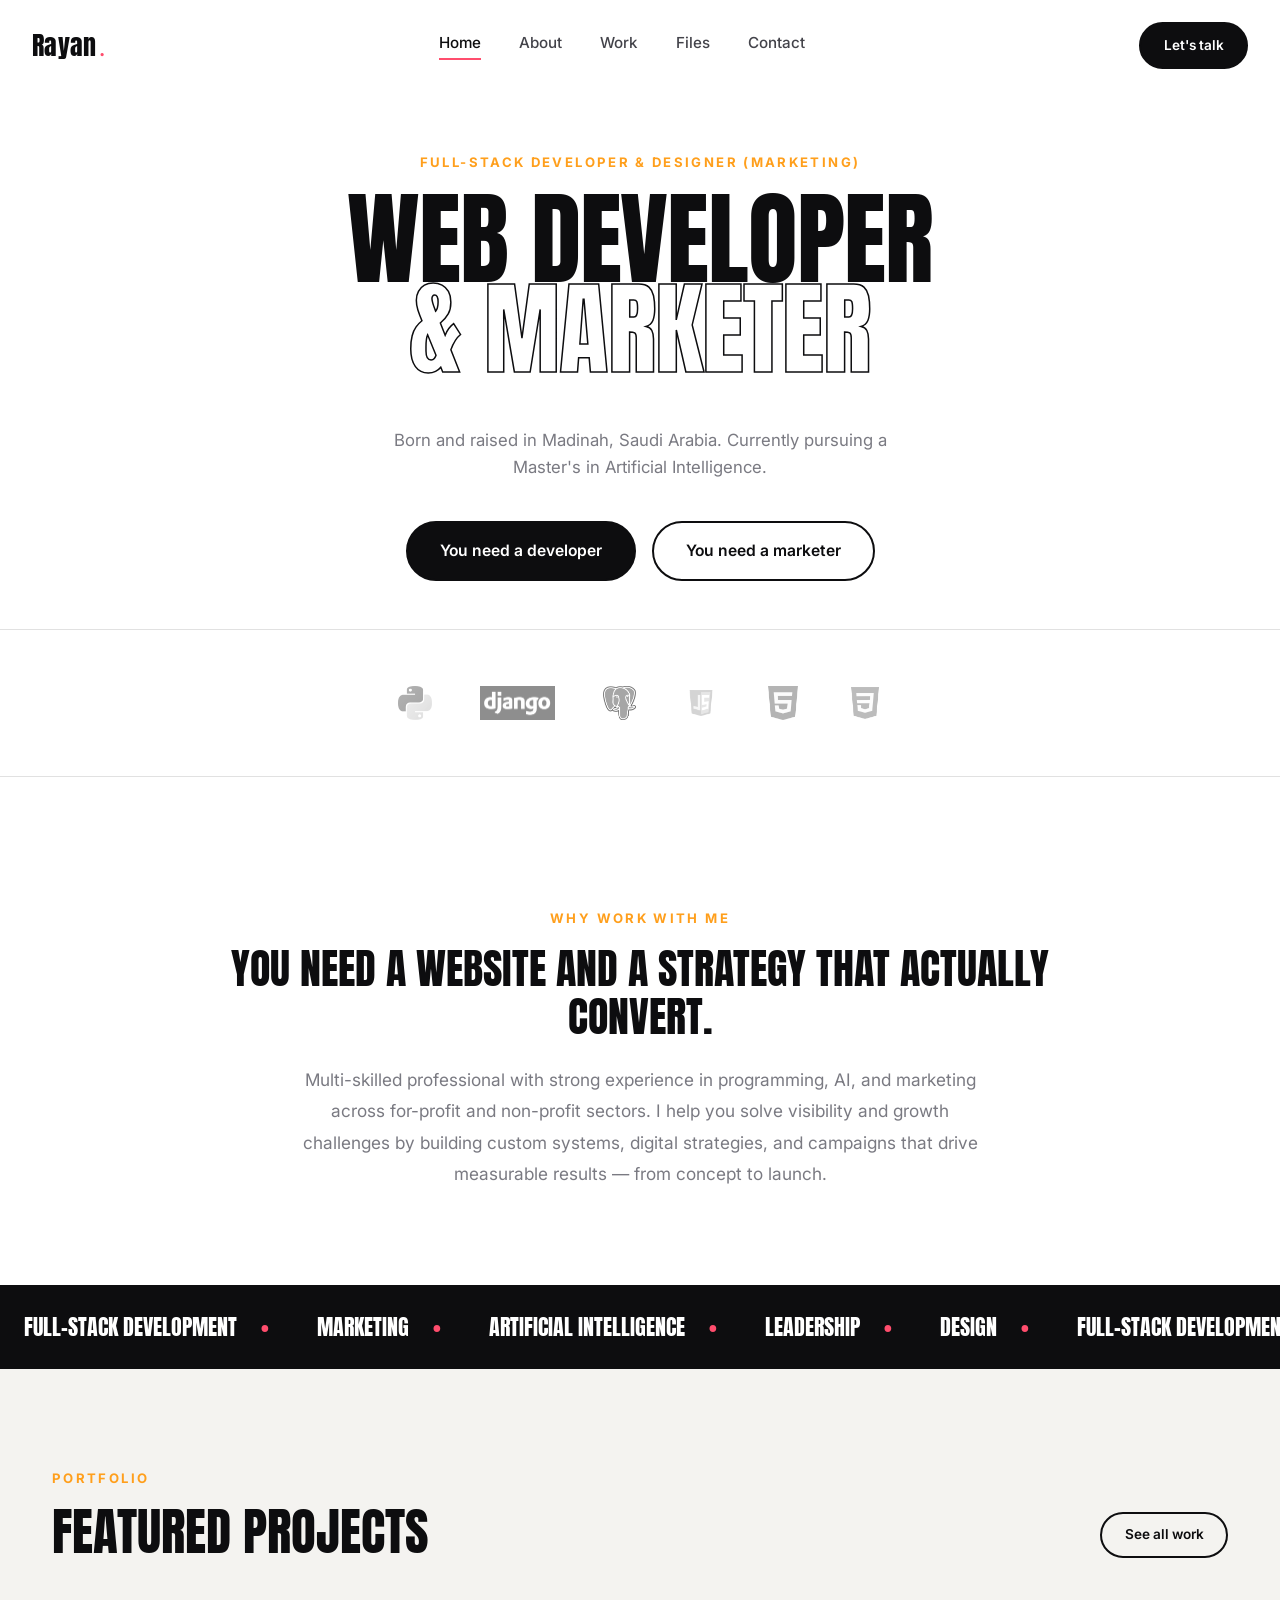
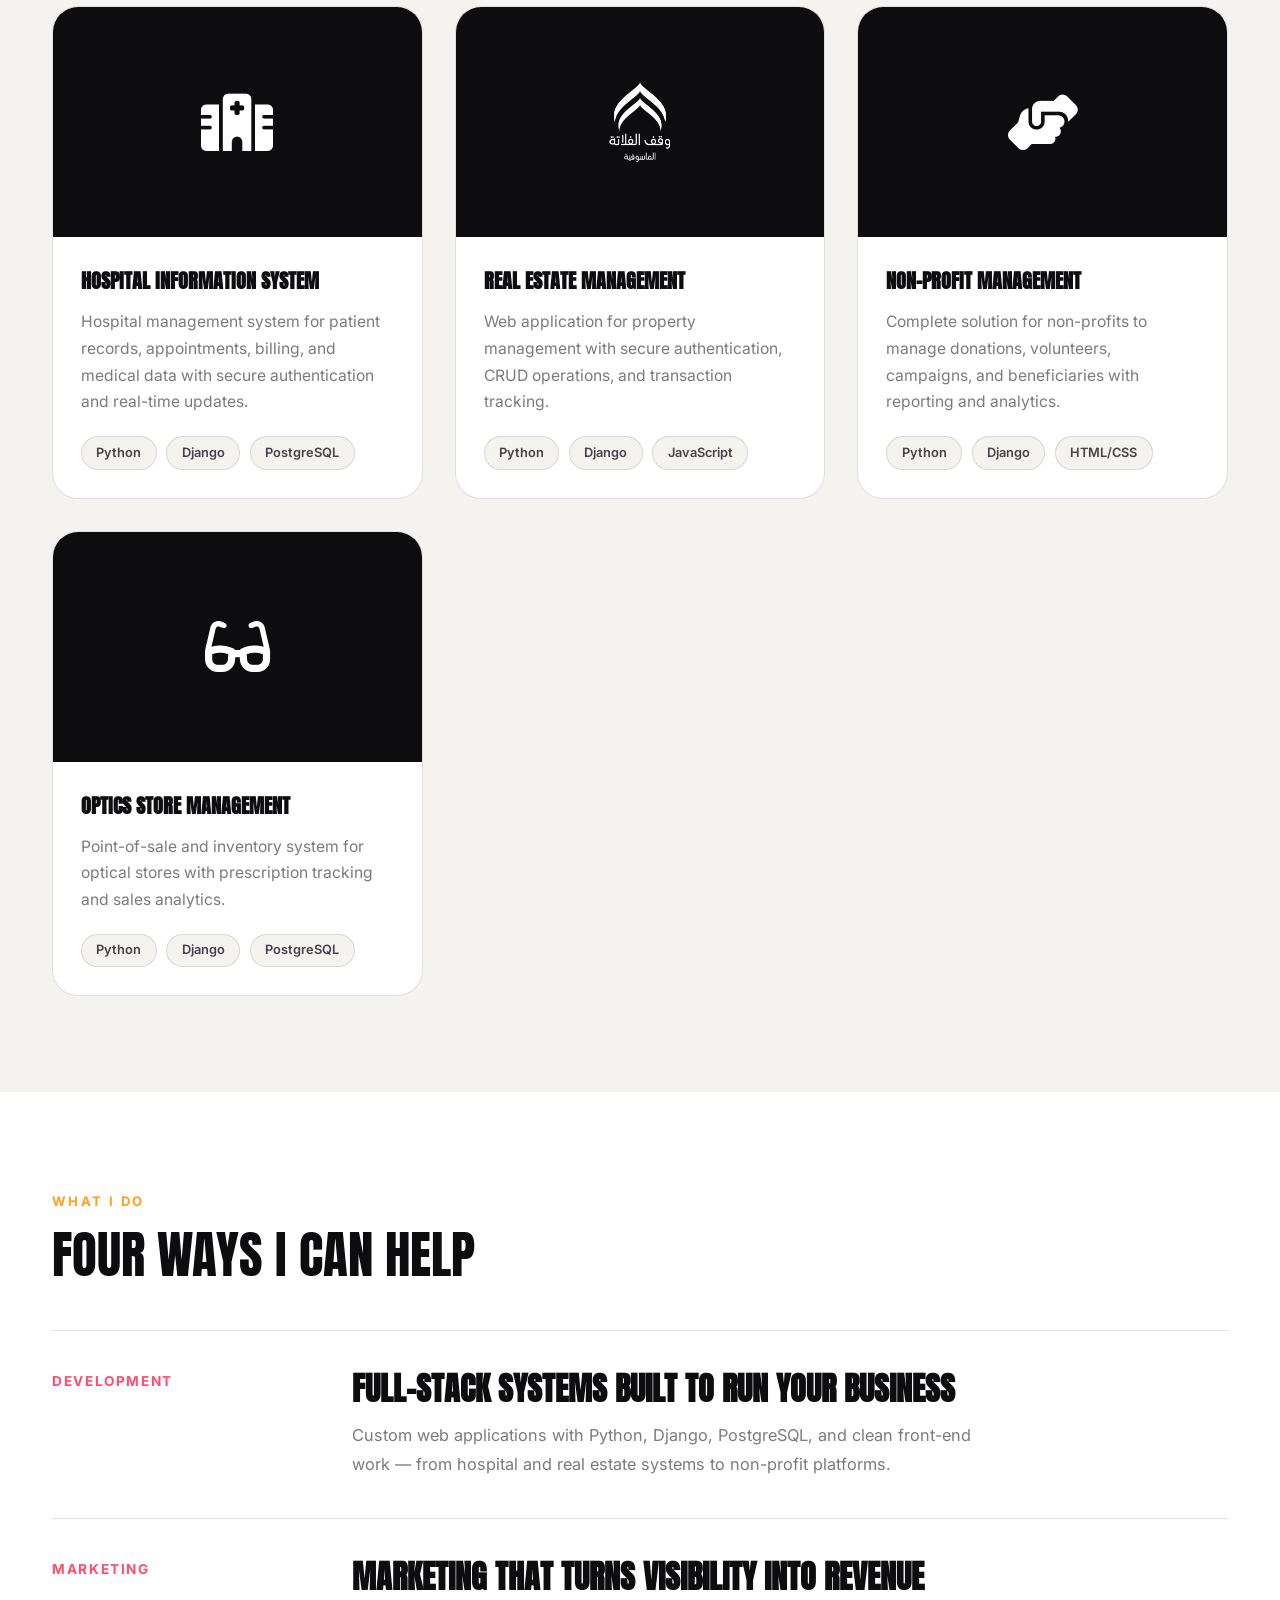
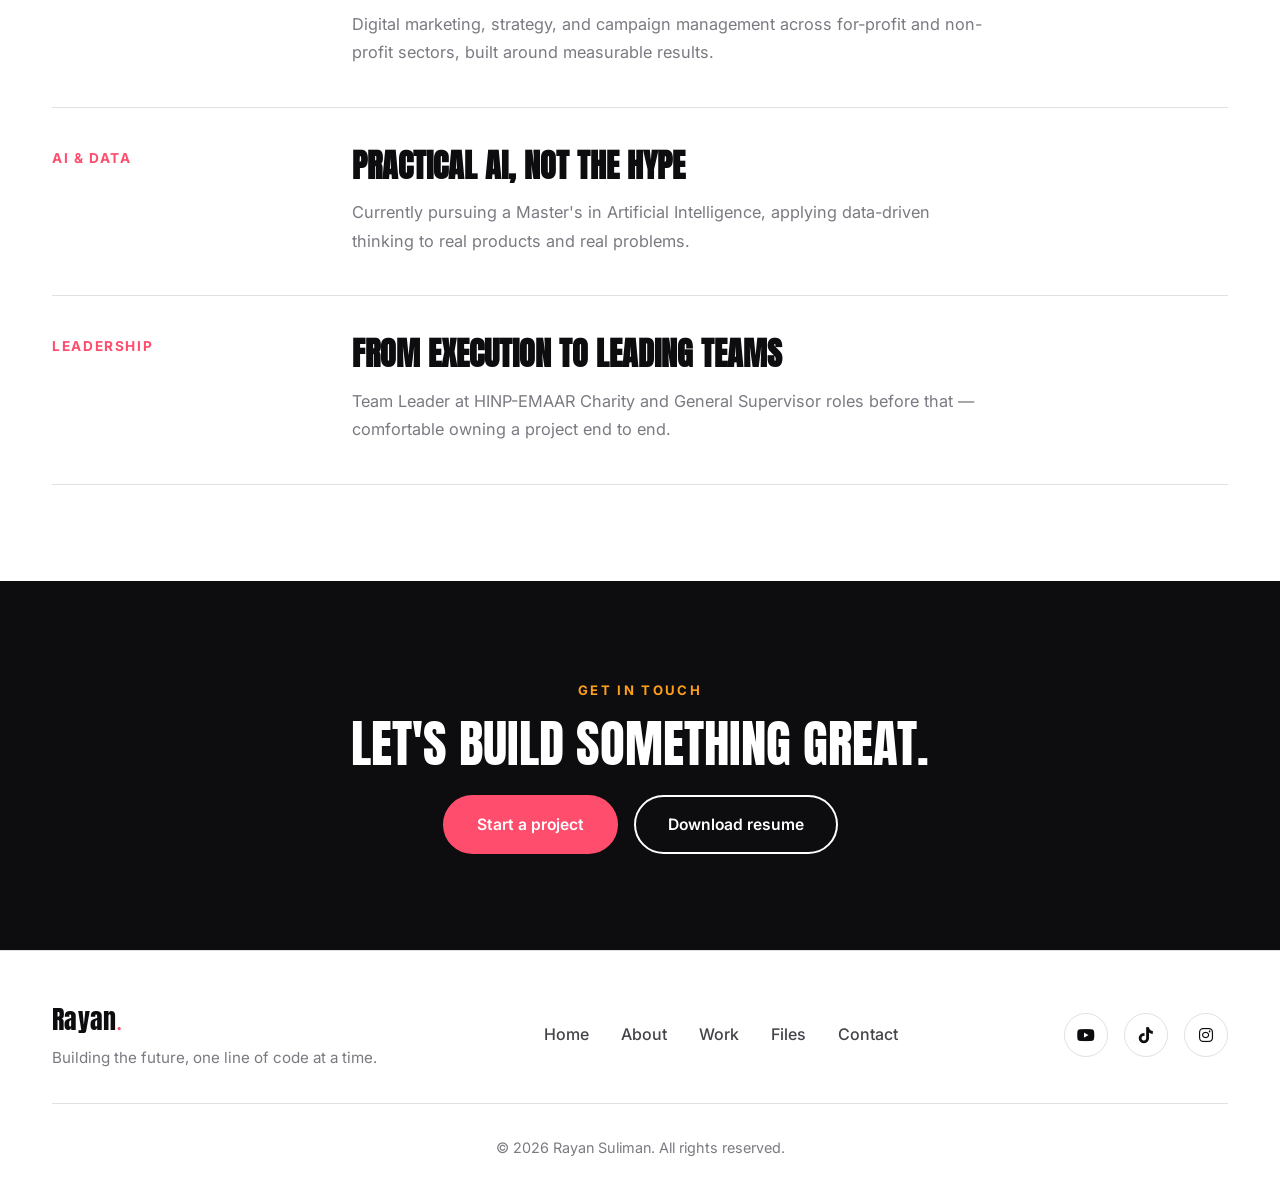
<file: index.html>
<!DOCTYPE html>
<html lang="en">
<head>
    <meta charset="UTF-8">
    <meta name="viewport" content="width=device-width, initial-scale=1.0">
    <title>Rayan Suliman - Full-Stack Developer & Marketing Lead</title>
    <meta name="description" content="Rayan Suliman - Full-Stack Web Developer and Marketing specialist based in Medina, Saudi Arabia">
    <link rel="icon" type="image/png" href="files/logo.png">
    <link rel="stylesheet" href="style.css">
    <link rel="stylesheet" href="https://cdnjs.cloudflare.com/ajax/libs/font-awesome/6.4.0/css/all.min.css">
</head>
<body>
    <!-- Navigation -->
    <nav class="navbar">
        <div class="nav-container">
            <a href="index.html" class="logo">
                <span class="logo-text">Rayan</span><span class="logo-dot">.</span>
            </a>
            <div class="nav-links">
                <a href="index.html" class="nav-link active">Home</a>
                <a href="about.html" class="nav-link">About</a>
                <a href="works.html" class="nav-link">Work</a>
                <a href="files.html" class="nav-link">Files</a>
                <a href="contact.html" class="nav-link">Contact</a>
            </div>
            <a href="contact.html" class="btn btn-solid btn-sm">Let's talk</a>
            <button class="mobile-menu-toggle" aria-label="Toggle menu">
                <span></span>
                <span></span>
                <span></span>
            </button>
        </div>
    </nav>

    <!-- Hero -->
    <section class="hero">
        <div class="hero-inner">
            <span class="eyebrow">Full-Stack Developer &amp; Designer (Marketing)</span>
            <div class="hero-headline">
                <span class="hero-line hero-line-solid">Web Developer</span>
                <span class="hero-line hero-line-outline">&amp; Marketer</span>
            </div>
            <p class="hero-sub">Born and raised in Madinah, Saudi Arabia. Currently pursuing a Master's in Artificial Intelligence.</p>
            <div class="hero-cta">
                <a href="works.html" class="btn btn-solid">You need a developer</a>
                <a href="contact.html" class="btn btn-outline">You need a marketer</a>
            </div>
        </div>

        <div class="tech-strip">
            <div class="container tech-strip-inner">
                <img src="files/PYTHON.png" alt="Python">
                <img src="files/django-logo-negative.png" alt="Django">
                <img src="files/postgres.png" alt="PostgreSQL">
                <img src="files/js.webp" alt="JavaScript">
                <img src="files/html.png" alt="HTML">
                <img src="files/css.png" alt="CSS">
            </div>
        </div>
    </section>

    <!-- Intro Statement -->
    <section class="intro-section">
        <div class="container">
            <span class="eyebrow">Why work with me</span>
            <p class="intro-statement">You need a website and a strategy that actually convert.</p>
            <p class="intro-text">
                Multi-skilled professional with strong experience in programming, AI, and marketing across
                for-profit and non-profit sectors. I help you solve visibility and growth challenges by building
                custom systems, digital strategies, and campaigns that drive measurable results &mdash; from
                concept to launch.
            </p>
        </div>
    </section>

    <!-- Marquee -->
    <div class="marquee">
        <div class="marquee-track">
            <span>Full-Stack Development</span>
            <span>Marketing</span>
            <span>Artificial Intelligence</span>
            <span>Leadership</span>
            <span>Design</span>
            <span>Full-Stack Development</span>
            <span>Marketing</span>
            <span>Artificial Intelligence</span>
            <span>Leadership</span>
            <span>Design</span>
        </div>
    </div>

    <!-- Featured Projects -->
    <section class="featured-section">
        <div class="container">
            <div class="featured-header">
                <div>
                    <span class="eyebrow">Portfolio</span>
                    <h2 class="section-title">Featured Projects</h2>
                </div>
                <a href="works.html" class="btn btn-outline btn-sm">See all work</a>
            </div>

            <div class="projects-grid">
                <div class="project-card">
                    <div class="project-image">
                        <i class="fas fa-hospital"></i>
                    </div>
                    <div class="project-content">
                        <h3 class="project-title">Hospital Information System</h3>
                        <p class="project-description">
                            Hospital management system for patient records, appointments, billing, and medical
                            data with secure authentication and real-time updates.
                        </p>
                        <div class="project-tech">
                            <span class="tech-tag">Python</span>
                            <span class="tech-tag">Django</span>
                            <span class="tech-tag">PostgreSQL</span>
                        </div>
                    </div>
                </div>

                <div class="project-card">
                    <div class="project-image">
                        <img src="files/small-logo.png" alt="Real Estate Management System">
                    </div>
                    <div class="project-content">
                        <h3 class="project-title">Real Estate Management</h3>
                        <p class="project-description">
                            Web application for property management with secure authentication, CRUD operations,
                            and transaction tracking.
                        </p>
                        <div class="project-tech">
                            <span class="tech-tag">Python</span>
                            <span class="tech-tag">Django</span>
                            <span class="tech-tag">JavaScript</span>
                        </div>
                    </div>
                </div>

                <div class="project-card">
                    <div class="project-image">
                        <i class="fas fa-hands-helping"></i>
                    </div>
                    <div class="project-content">
                        <h3 class="project-title">Non-Profit Management</h3>
                        <p class="project-description">
                            Complete solution for non-profits to manage donations, volunteers, campaigns, and
                            beneficiaries with reporting and analytics.
                        </p>
                        <div class="project-tech">
                            <span class="tech-tag">Python</span>
                            <span class="tech-tag">Django</span>
                            <span class="tech-tag">HTML/CSS</span>
                        </div>
                    </div>
                </div>

                <div class="project-card">
                    <div class="project-image">
                        <i class="fas fa-glasses"></i>
                    </div>
                    <div class="project-content">
                        <h3 class="project-title">Optics Store Management</h3>
                        <p class="project-description">
                            Point-of-sale and inventory system for optical stores with prescription tracking and
                            sales analytics.
                        </p>
                        <div class="project-tech">
                            <span class="tech-tag">Python</span>
                            <span class="tech-tag">Django</span>
                            <span class="tech-tag">PostgreSQL</span>
                        </div>
                    </div>
                </div>
            </div>
        </div>
    </section>

    <!-- Services -->
    <section class="services-section">
        <div class="container">
            <div class="section-header">
                <span class="eyebrow">What I do</span>
                <h2 class="section-title">Four ways I can help</h2>
            </div>

            <div class="service-row">
                <span class="service-label">Development</span>
                <div>
                    <h3 class="service-title">Full-stack systems built to run your business</h3>
                    <p class="service-text">Custom web applications with Python, Django, PostgreSQL, and clean
                        front-end work &mdash; from hospital and real estate systems to non-profit platforms.</p>
                </div>
            </div>

            <div class="service-row">
                <span class="service-label">Marketing</span>
                <div>
                    <h3 class="service-title">Marketing that turns visibility into revenue</h3>
                    <p class="service-text">Digital marketing, strategy, and campaign management across
                        for-profit and non-profit sectors, built around measurable results.</p>
                </div>
            </div>

            <div class="service-row">
                <span class="service-label">AI &amp; Data</span>
                <div>
                    <h3 class="service-title">Practical AI, not the hype</h3>
                    <p class="service-text">Currently pursuing a Master's in Artificial Intelligence, applying
                        data-driven thinking to real products and real problems.</p>
                </div>
            </div>

            <div class="service-row">
                <span class="service-label">Leadership</span>
                <div>
                    <h3 class="service-title">From execution to leading teams</h3>
                    <p class="service-text">Team Leader at HINP-EMAAR Charity and General Supervisor roles
                        before that &mdash; comfortable owning a project end to end.</p>
                </div>
            </div>
        </div>
    </section>

    <!-- CTA Banner -->
    <section class="cta-banner">
        <div class="container">
            <span class="eyebrow">Get in touch</span>
            <h2 class="section-title">Let's build something great.</h2>
            <div class="hero-cta">
                <a href="contact.html" class="btn btn-solid">Start a project</a>
                <a href="files.html" class="btn btn-outline">Download resume</a>
            </div>
        </div>
    </section>

    <!-- Footer -->
    <footer class="footer">
        <div class="container">
            <div class="footer-content">
                <div class="footer-brand">
                    <span class="logo-text">Rayan</span><span class="logo-dot">.</span>
                    <p>Building the future, one line of code at a time.</p>
                </div>
                <div class="footer-links">
                    <a href="index.html">Home</a>
                    <a href="about.html">About</a>
                    <a href="works.html">Work</a>
                    <a href="files.html">Files</a>
                    <a href="contact.html">Contact</a>
                </div>
                <div class="footer-social">
                    <a href="https://www.youtube.com/@meedameedax" target="_blank" rel="noopener" aria-label="YouTube"><i class="fab fa-youtube"></i></a>
                    <a href="https://www.tiktok.com/@meedameedaa" target="_blank" rel="noopener" aria-label="TikTok"><i class="fab fa-tiktok"></i></a>
                    <a href="https://www.instagram.com/meedameedai/" target="_blank" rel="noopener" aria-label="Instagram"><i class="fab fa-instagram"></i></a>
                </div>
            </div>
            <div class="footer-bottom">
                <p>&copy; 2026 Rayan Suliman. All rights reserved.</p>
            </div>
        </div>
    </footer>

    <script src="script.js"></script>
</body>
</html>
</file>
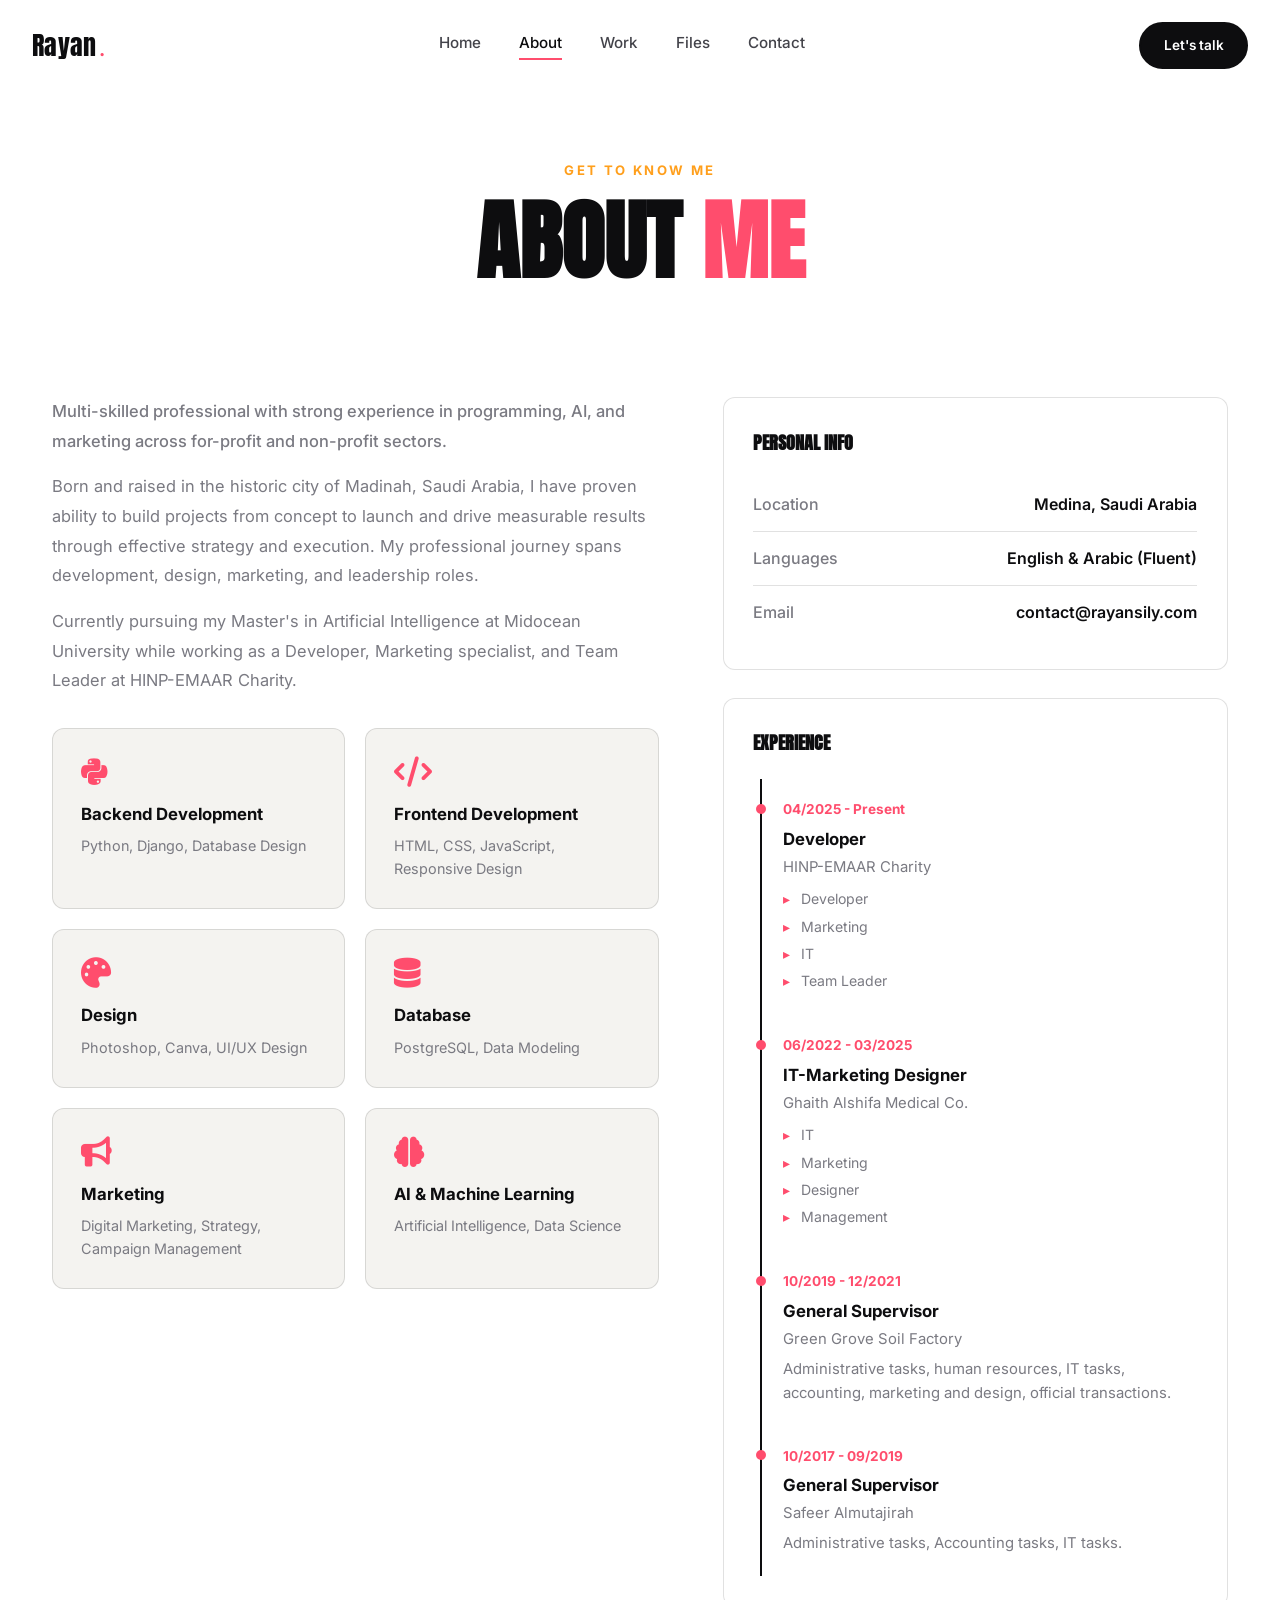
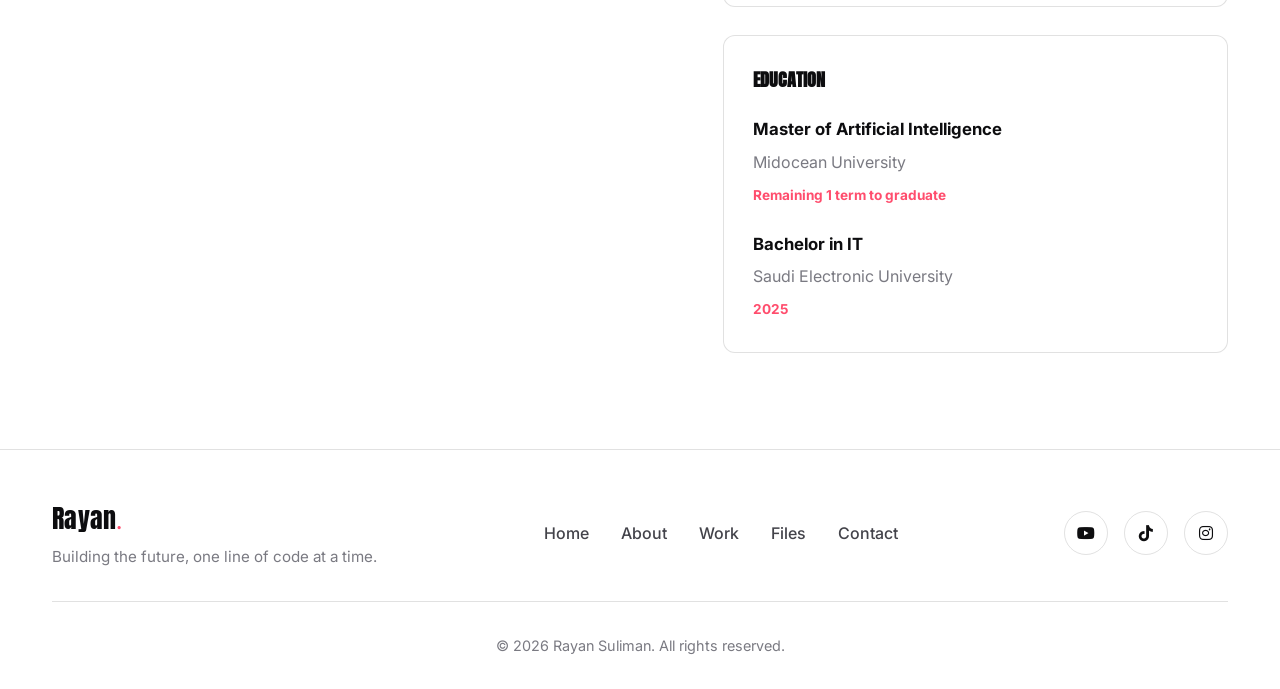
<file: about.html>
<!DOCTYPE html>
<html lang="en">
<head>
    <meta charset="UTF-8">
    <meta name="viewport" content="width=device-width, initial-scale=1.0">
    <title>About - Rayan Suliman</title>
    <meta name="description" content="About Rayan Suliman - Full-Stack Web Developer and Designer based in Medina, Saudi Arabia">
    <link rel="icon" type="image/png" href="files/logo.png">
    <link rel="stylesheet" href="style.css">
    <link rel="stylesheet" href="https://cdnjs.cloudflare.com/ajax/libs/font-awesome/6.4.0/css/all.min.css">
</head>
<body>
    <nav class="navbar">
        <div class="nav-container">
            <a href="index.html" class="logo">
                <span class="logo-text">Rayan</span><span class="logo-dot">.</span>
            </a>
            <div class="nav-links">
                <a href="index.html" class="nav-link">Home</a>
                <a href="about.html" class="nav-link active">About</a>
                <a href="works.html" class="nav-link">Work</a>
                <a href="files.html" class="nav-link">Files</a>
                <a href="contact.html" class="nav-link">Contact</a>
            </div>
            <a href="contact.html" class="btn btn-solid btn-sm">Let's talk</a>
            <button class="mobile-menu-toggle" aria-label="Toggle menu">
                <span></span>
                <span></span>
                <span></span>
            </button>
        </div>
    </nav>

    <section class="page-hero">
        <div class="container">
            <span class="eyebrow">Get to know me</span>
            <h1 class="page-hero-title">About <span class="accent-word">Me</span></h1>
        </div>
    </section>

    <section class="about-section">
        <div class="container">
            <div class="about-grid">
                <div class="about-content">
                    <div class="about-text">
                        <p class="lead-text">
                            Multi-skilled professional with strong experience in programming, AI, and marketing
                            across for-profit and non-profit sectors.
                        </p>
                        <p>
                            Born and raised in the historic city of Madinah, Saudi Arabia, I have proven ability
                            to build projects from concept to launch and drive measurable results through
                            effective strategy and execution. My professional journey spans development, design,
                            marketing, and leadership roles.
                        </p>
                        <p>
                            Currently pursuing my Master's in Artificial Intelligence at Midocean University
                            while working as a Developer, Marketing specialist, and Team Leader at HINP-EMAAR
                            Charity.
                        </p>
                    </div>

                    <div class="skills-grid">
                        <div class="skill-card">
                            <i class="fab fa-python skill-icon"></i>
                            <h3>Backend Development</h3>
                            <p>Python, Django, Database Design</p>
                        </div>
                        <div class="skill-card">
                            <i class="fas fa-code skill-icon"></i>
                            <h3>Frontend Development</h3>
                            <p>HTML, CSS, JavaScript, Responsive Design</p>
                        </div>
                        <div class="skill-card">
                            <i class="fas fa-palette skill-icon"></i>
                            <h3>Design</h3>
                            <p>Photoshop, Canva, UI/UX Design</p>
                        </div>
                        <div class="skill-card">
                            <i class="fas fa-database skill-icon"></i>
                            <h3>Database</h3>
                            <p>PostgreSQL, Data Modeling</p>
                        </div>
                        <div class="skill-card">
                            <i class="fas fa-bullhorn skill-icon"></i>
                            <h3>Marketing</h3>
                            <p>Digital Marketing, Strategy, Campaign Management</p>
                        </div>
                        <div class="skill-card">
                            <i class="fas fa-brain skill-icon"></i>
                            <h3>AI &amp; Machine Learning</h3>
                            <p>Artificial Intelligence, Data Science</p>
                        </div>
                    </div>
                </div>

                <div class="about-details">
                    <div class="detail-card">
                        <h3>Personal Info</h3>
                        <ul class="info-list">
                            <li>
                                <span class="info-label">Location</span>
                                <span class="info-value">Medina, Saudi Arabia</span>
                            </li>
                            <li>
                                <span class="info-label">Languages</span>
                                <span class="info-value">English &amp; Arabic (Fluent)</span>
                            </li>
                            <li>
                                <span class="info-label">Email</span>
                                <span class="info-value">contact@rayansily.com</span>
                            </li>
                        </ul>
                    </div>

                    <div class="detail-card">
                        <h3>Experience</h3>
                        <div class="timeline-item">
                            <div class="timeline-date">04/2025 - Present</div>
                            <div class="timeline-content">
                                <h4>Developer</h4>
                                <p>HINP-EMAAR Charity</p>
                                <ul class="role-list">
                                    <li>Developer</li>
                                    <li>Marketing</li>
                                    <li>IT</li>
                                    <li>Team Leader</li>
                                </ul>
                            </div>
                        </div>
                        <div class="timeline-item">
                            <div class="timeline-date">06/2022 - 03/2025</div>
                            <div class="timeline-content">
                                <h4>IT-Marketing Designer</h4>
                                <p>Ghaith Alshifa Medical Co.</p>
                                <ul class="role-list">
                                    <li>IT</li>
                                    <li>Marketing</li>
                                    <li>Designer</li>
                                    <li>Management</li>
                                </ul>
                            </div>
                        </div>
                        <div class="timeline-item">
                            <div class="timeline-date">10/2019 - 12/2021</div>
                            <div class="timeline-content">
                                <h4>General Supervisor</h4>
                                <p>Green Grove Soil Factory</p>
                                <p class="role-description">Administrative tasks, human resources, IT tasks,
                                    accounting, marketing and design, official transactions.</p>
                            </div>
                        </div>
                        <div class="timeline-item">
                            <div class="timeline-date">10/2017 - 09/2019</div>
                            <div class="timeline-content">
                                <h4>General Supervisor</h4>
                                <p>Safeer Almutajirah</p>
                                <p class="role-description">Administrative tasks, Accounting tasks, IT tasks.</p>
                            </div>
                        </div>
                    </div>

                    <div class="detail-card">
                        <h3>Education</h3>
                        <div class="education-item">
                            <h4>Master of Artificial Intelligence</h4>
                            <p>Midocean University</p>
                            <span class="edu-date">Remaining 1 term to graduate</span>
                        </div>
                        <div class="education-item" style="margin-top: 1.5rem;">
                            <h4>Bachelor in IT</h4>
                            <p>Saudi Electronic University</p>
                            <span class="edu-date">2025</span>
                        </div>
                    </div>
                </div>
            </div>
        </div>
    </section>

    <footer class="footer">
        <div class="container">
            <div class="footer-content">
                <div class="footer-brand">
                    <span class="logo-text">Rayan</span><span class="logo-dot">.</span>
                    <p>Building the future, one line of code at a time.</p>
                </div>
                <div class="footer-links">
                    <a href="index.html">Home</a>
                    <a href="about.html">About</a>
                    <a href="works.html">Work</a>
                    <a href="files.html">Files</a>
                    <a href="contact.html">Contact</a>
                </div>
                <div class="footer-social">
                    <a href="https://www.youtube.com/@meedameedax" target="_blank" rel="noopener" aria-label="YouTube"><i class="fab fa-youtube"></i></a>
                    <a href="https://www.tiktok.com/@meedameedaa" target="_blank" rel="noopener" aria-label="TikTok"><i class="fab fa-tiktok"></i></a>
                    <a href="https://www.instagram.com/meedameedai/" target="_blank" rel="noopener" aria-label="Instagram"><i class="fab fa-instagram"></i></a>
                </div>
            </div>
            <div class="footer-bottom">
                <p>&copy; 2026 Rayan Suliman. All rights reserved.</p>
            </div>
        </div>
    </footer>

    <script src="script.js"></script>
</body>
</html>
</file>
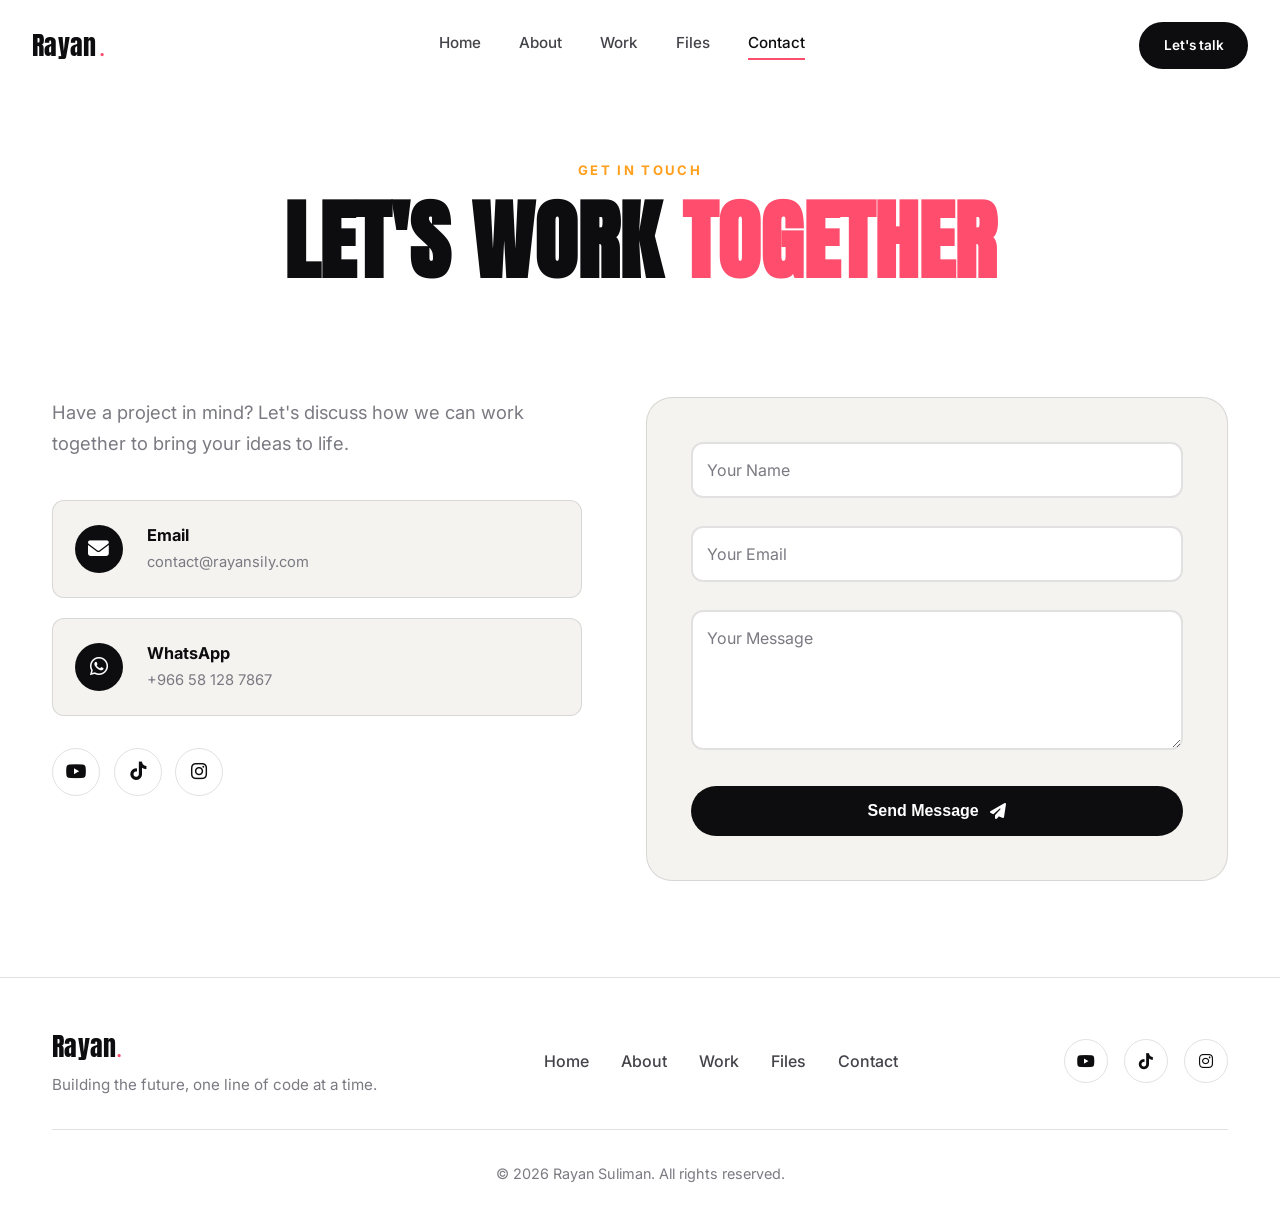
<file: contact.html>
<!DOCTYPE html>
<html lang="en">
<head>
    <meta charset="UTF-8">
    <meta name="viewport" content="width=device-width, initial-scale=1.0">
    <title>Contact - Rayan Suliman</title>
    <meta name="description" content="Get in touch with Rayan Suliman - Full-Stack Web Developer and Marketing specialist">
    <link rel="icon" type="image/png" href="files/logo.png">
    <link rel="stylesheet" href="style.css">
    <link rel="stylesheet" href="https://cdnjs.cloudflare.com/ajax/libs/font-awesome/6.4.0/css/all.min.css">
</head>
<body>
    <nav class="navbar">
        <div class="nav-container">
            <a href="index.html" class="logo">
                <span class="logo-text">Rayan</span><span class="logo-dot">.</span>
            </a>
            <div class="nav-links">
                <a href="index.html" class="nav-link">Home</a>
                <a href="about.html" class="nav-link">About</a>
                <a href="works.html" class="nav-link">Work</a>
                <a href="files.html" class="nav-link">Files</a>
                <a href="contact.html" class="nav-link active">Contact</a>
            </div>
            <a href="contact.html" class="btn btn-solid btn-sm">Let's talk</a>
            <button class="mobile-menu-toggle" aria-label="Toggle menu">
                <span></span>
                <span></span>
                <span></span>
            </button>
        </div>
    </nav>

    <section class="page-hero">
        <div class="container">
            <span class="eyebrow">Get in touch</span>
            <h1 class="page-hero-title">Let's Work <span class="accent-word">Together</span></h1>
        </div>
    </section>

    <section class="contact-section">
        <div class="container">
            <div class="contact-grid">
                <div class="contact-info">
                    <p class="contact-intro">
                        Have a project in mind? Let's discuss how we can work together to bring your ideas to
                        life.
                    </p>

                    <div class="contact-methods">
                        <a href="mailto:contact@rayansily.com" class="contact-method">
                            <div class="contact-icon">
                                <i class="fas fa-envelope"></i>
                            </div>
                            <div class="contact-details">
                                <h4>Email</h4>
                                <p>contact@rayansily.com</p>
                            </div>
                        </a>

                        <a href="https://wa.me/+966581287867" target="_blank" rel="noopener" class="contact-method">
                            <div class="contact-icon">
                                <i class="fab fa-whatsapp"></i>
                            </div>
                            <div class="contact-details">
                                <h4>WhatsApp</h4>
                                <p>+966 58 128 7867</p>
                            </div>
                        </a>
                    </div>

                    <div class="social-row">
                        <a href="https://www.youtube.com/@meedameedax" target="_blank" rel="noopener" aria-label="YouTube"><i class="fab fa-youtube"></i></a>
                        <a href="https://www.tiktok.com/@meedameedaa" target="_blank" rel="noopener" aria-label="TikTok"><i class="fab fa-tiktok"></i></a>
                        <a href="https://www.instagram.com/meedameedai/" target="_blank" rel="noopener" aria-label="Instagram"><i class="fab fa-instagram"></i></a>
                    </div>
                </div>

                <div class="contact-form-container">
                    <form class="contact-form" id="contactForm">
                        <div class="form-group">
                            <input type="text" id="name" name="name" placeholder=" " required>
                            <label for="name">Your Name</label>
                        </div>
                        <div class="form-group">
                            <input type="email" id="email" name="email" placeholder=" " required>
                            <label for="email">Your Email</label>
                        </div>
                        <div class="form-group">
                            <textarea id="message" name="message" rows="5" placeholder=" " required></textarea>
                            <label for="message">Your Message</label>
                        </div>
                        <button type="submit" class="submit-btn">
                            Send Message
                            <i class="fas fa-paper-plane"></i>
                        </button>
                    </form>
                </div>
            </div>
        </div>
    </section>

    <footer class="footer">
        <div class="container">
            <div class="footer-content">
                <div class="footer-brand">
                    <span class="logo-text">Rayan</span><span class="logo-dot">.</span>
                    <p>Building the future, one line of code at a time.</p>
                </div>
                <div class="footer-links">
                    <a href="index.html">Home</a>
                    <a href="about.html">About</a>
                    <a href="works.html">Work</a>
                    <a href="files.html">Files</a>
                    <a href="contact.html">Contact</a>
                </div>
                <div class="footer-social">
                    <a href="https://www.youtube.com/@meedameedax" target="_blank" rel="noopener" aria-label="YouTube"><i class="fab fa-youtube"></i></a>
                    <a href="https://www.tiktok.com/@meedameedaa" target="_blank" rel="noopener" aria-label="TikTok"><i class="fab fa-tiktok"></i></a>
                    <a href="https://www.instagram.com/meedameedai/" target="_blank" rel="noopener" aria-label="Instagram"><i class="fab fa-instagram"></i></a>
                </div>
            </div>
            <div class="footer-bottom">
                <p>&copy; 2026 Rayan Suliman. All rights reserved.</p>
            </div>
        </div>
    </footer>

    <script src="script.js"></script>
</body>
</html>
</file>
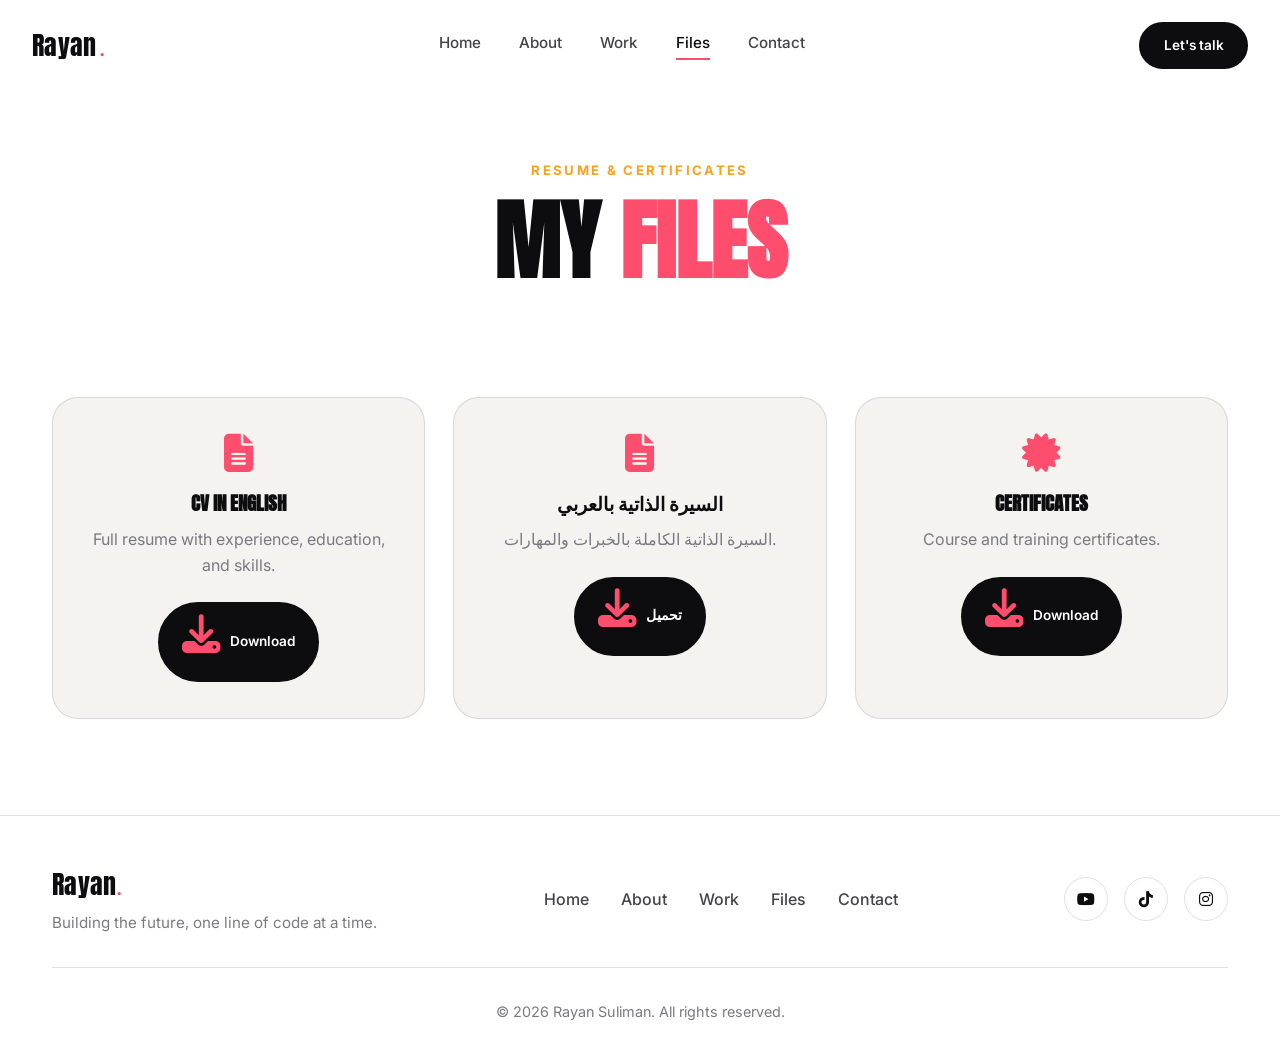
<file: files.html>
<!DOCTYPE html>
<html lang="en">
<head>
    <meta charset="UTF-8">
    <meta name="viewport" content="width=device-width, initial-scale=1.0">
    <title>Files - Rayan Suliman</title>
    <meta name="description" content="Resume and certificates for Rayan Suliman">
    <link rel="icon" type="image/png" href="files/logo.png">
    <link rel="stylesheet" href="style.css">
    <link rel="stylesheet" href="https://cdnjs.cloudflare.com/ajax/libs/font-awesome/6.4.0/css/all.min.css">
</head>
<body>
    <nav class="navbar">
        <div class="nav-container">
            <a href="index.html" class="logo">
                <span class="logo-text">Rayan</span><span class="logo-dot">.</span>
            </a>
            <div class="nav-links">
                <a href="index.html" class="nav-link">Home</a>
                <a href="about.html" class="nav-link">About</a>
                <a href="works.html" class="nav-link">Work</a>
                <a href="files.html" class="nav-link active">Files</a>
                <a href="contact.html" class="nav-link">Contact</a>
            </div>
            <a href="contact.html" class="btn btn-solid btn-sm">Let's talk</a>
            <button class="mobile-menu-toggle" aria-label="Toggle menu">
                <span></span>
                <span></span>
                <span></span>
            </button>
        </div>
    </nav>

    <section class="page-hero">
        <div class="container">
            <span class="eyebrow">Resume &amp; Certificates</span>
            <h1 class="page-hero-title">My <span class="accent-word">Files</span></h1>
        </div>
    </section>

    <section class="files-section">
        <div class="container">
            <div class="files-grid">
                <div class="file-card">
                    <i class="fas fa-file-lines"></i>
                    <h3>CV in English</h3>
                    <p>Full resume with experience, education, and skills.</p>
                    <a href="files/CV.pdf" target="_blank" class="btn btn-solid btn-sm">
                        <i class="fas fa-download"></i> Download
                    </a>
                </div>

                <div class="file-card">
                    <i class="fas fa-file-lines"></i>
                    <h3>السيرة الذاتية بالعربي</h3>
                    <p>السيرة الذاتية الكاملة بالخبرات والمهارات.</p>
                    <a href="files/%D8%B3%D9%8A%D8%B1%D8%A9%20%D8%B0%D8%A7%D8%AA%D9%8A%D8%A9.pdf" target="_blank" class="btn btn-solid btn-sm">
                        <i class="fas fa-download"></i> تحميل
                    </a>
                </div>

                <div class="file-card">
                    <i class="fas fa-certificate"></i>
                    <h3>Certificates</h3>
                    <p>Course and training certificates.</p>
                    <a href="files/cer.pdf" target="_blank" class="btn btn-solid btn-sm">
                        <i class="fas fa-download"></i> Download
                    </a>
                </div>
            </div>
        </div>
    </section>

    <footer class="footer">
        <div class="container">
            <div class="footer-content">
                <div class="footer-brand">
                    <span class="logo-text">Rayan</span><span class="logo-dot">.</span>
                    <p>Building the future, one line of code at a time.</p>
                </div>
                <div class="footer-links">
                    <a href="index.html">Home</a>
                    <a href="about.html">About</a>
                    <a href="works.html">Work</a>
                    <a href="files.html">Files</a>
                    <a href="contact.html">Contact</a>
                </div>
                <div class="footer-social">
                    <a href="https://www.youtube.com/@meedameedax" target="_blank" rel="noopener" aria-label="YouTube"><i class="fab fa-youtube"></i></a>
                    <a href="https://www.tiktok.com/@meedameedaa" target="_blank" rel="noopener" aria-label="TikTok"><i class="fab fa-tiktok"></i></a>
                    <a href="https://www.instagram.com/meedameedai/" target="_blank" rel="noopener" aria-label="Instagram"><i class="fab fa-instagram"></i></a>
                </div>
            </div>
            <div class="footer-bottom">
                <p>&copy; 2026 Rayan Suliman. All rights reserved.</p>
            </div>
        </div>
    </footer>

    <script src="script.js"></script>
</body>
</html>
</file>
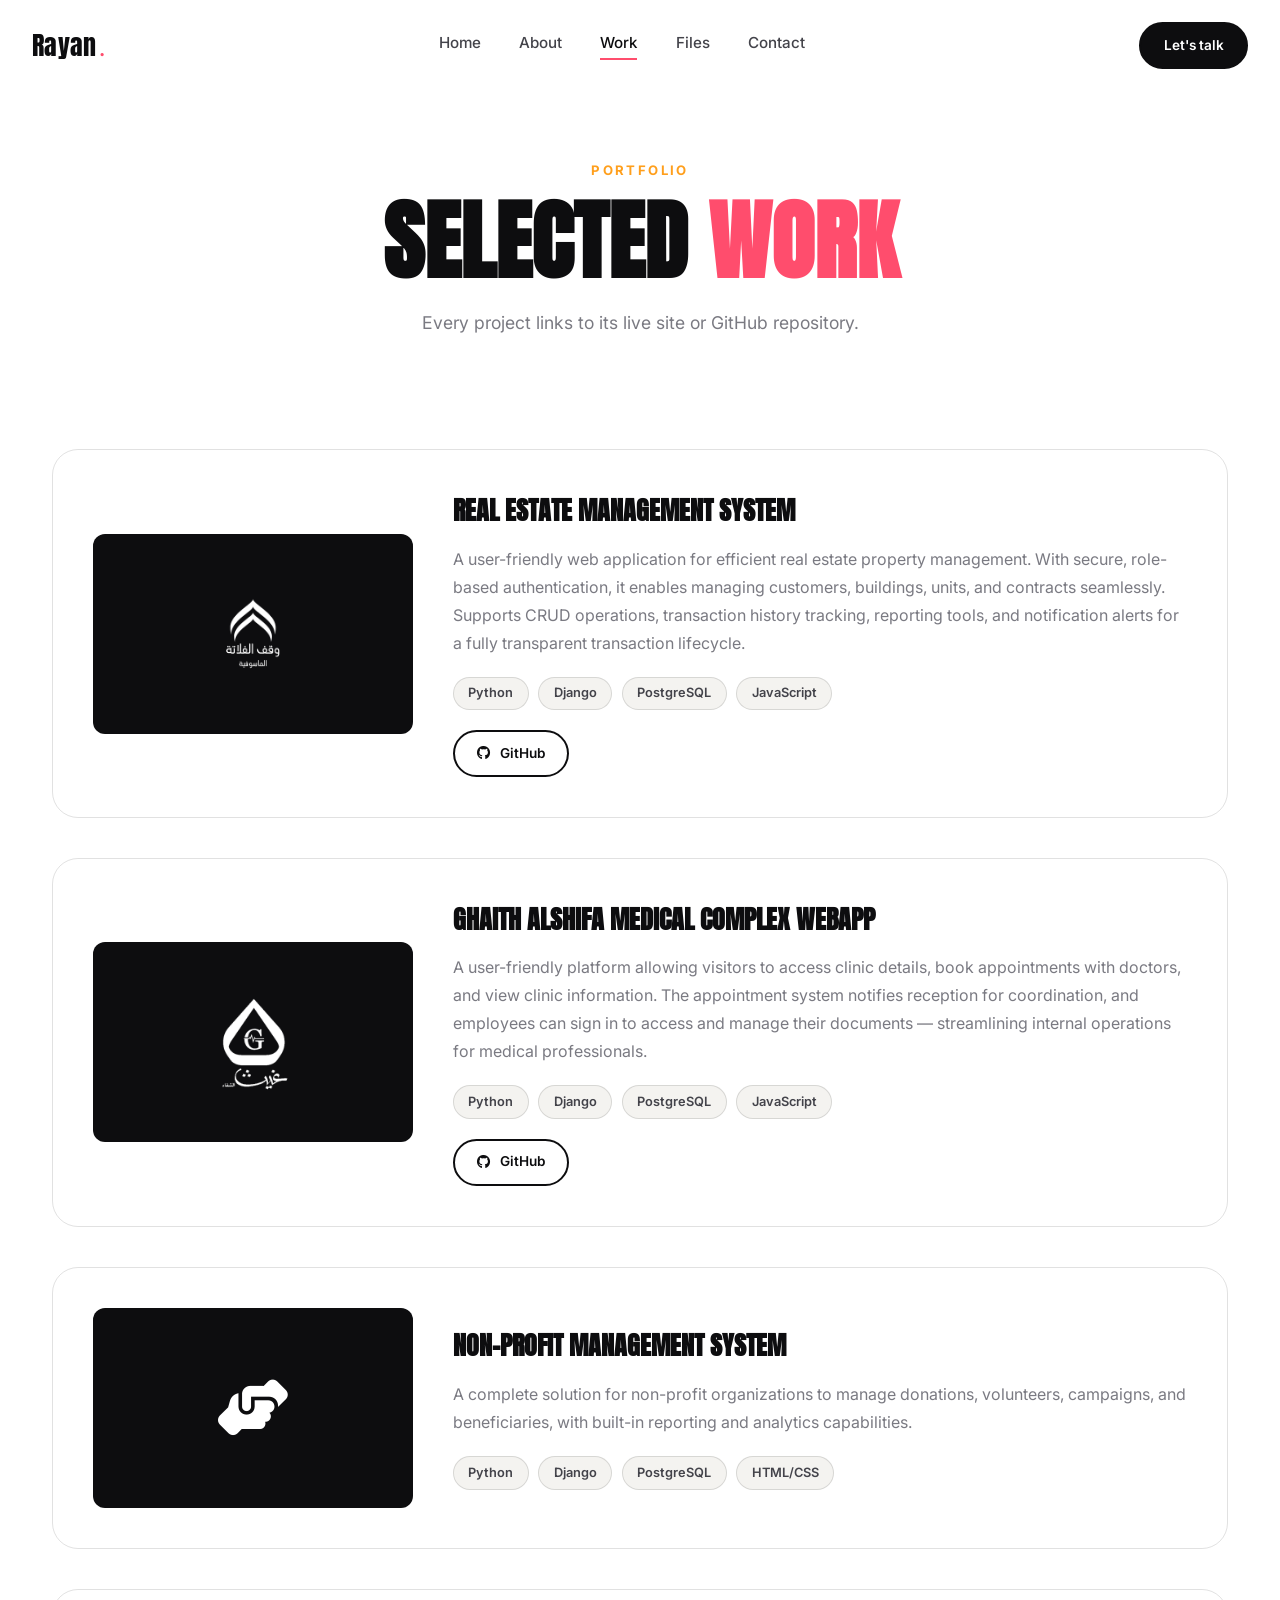
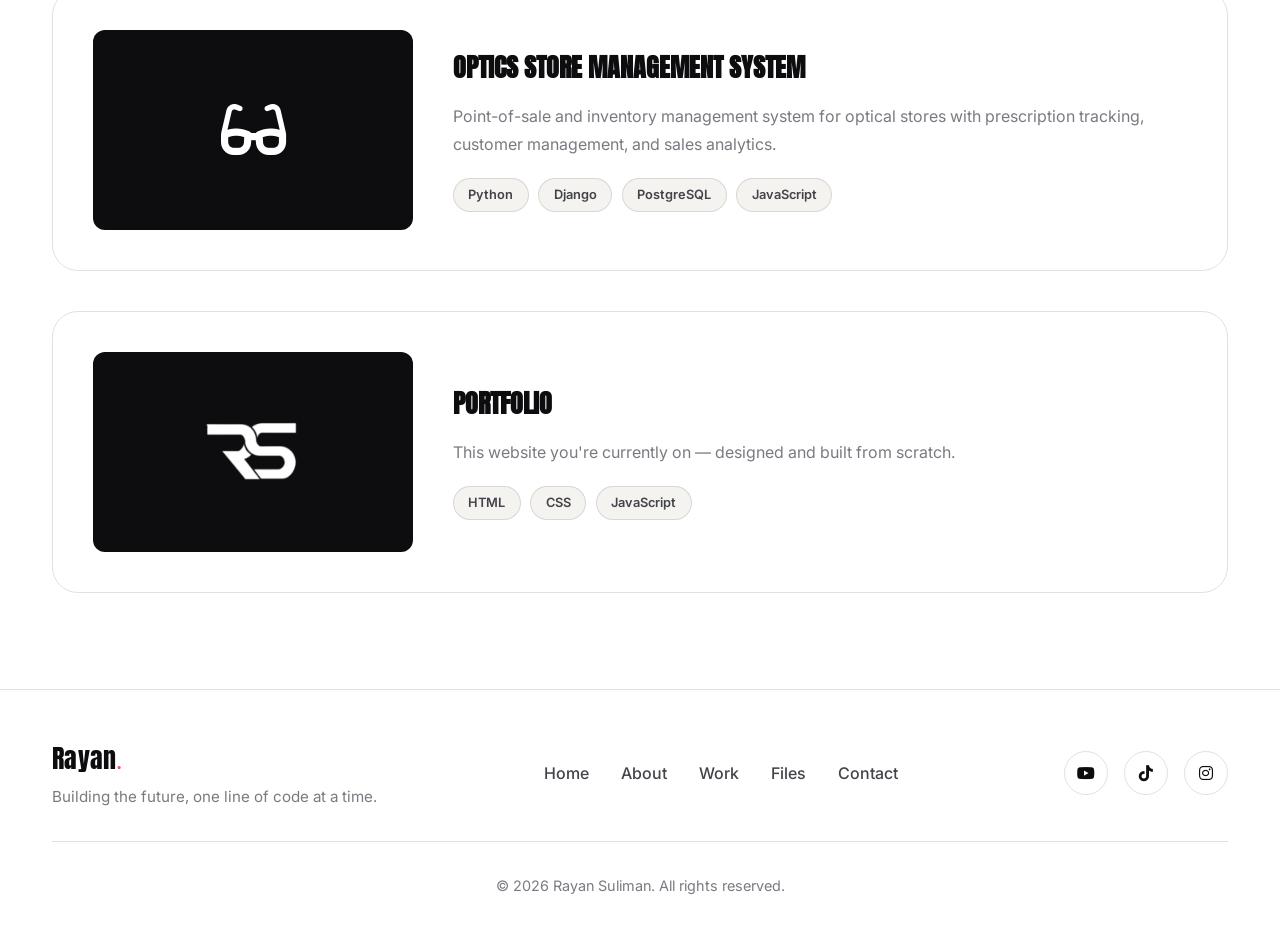
<file: works.html>
<!DOCTYPE html>
<html lang="en">
<head>
    <meta charset="UTF-8">
    <meta name="viewport" content="width=device-width, initial-scale=1.0">
    <title>Work - Rayan Suliman</title>
    <meta name="description" content="Selected projects by Rayan Suliman - Full-Stack Web Developer">
    <link rel="icon" type="image/png" href="files/logo.png">
    <link rel="stylesheet" href="style.css">
    <link rel="stylesheet" href="https://cdnjs.cloudflare.com/ajax/libs/font-awesome/6.4.0/css/all.min.css">
</head>
<body>
    <nav class="navbar">
        <div class="nav-container">
            <a href="index.html" class="logo">
                <span class="logo-text">Rayan</span><span class="logo-dot">.</span>
            </a>
            <div class="nav-links">
                <a href="index.html" class="nav-link">Home</a>
                <a href="about.html" class="nav-link">About</a>
                <a href="works.html" class="nav-link active">Work</a>
                <a href="files.html" class="nav-link">Files</a>
                <a href="contact.html" class="nav-link">Contact</a>
            </div>
            <a href="contact.html" class="btn btn-solid btn-sm">Let's talk</a>
            <button class="mobile-menu-toggle" aria-label="Toggle menu">
                <span></span>
                <span></span>
                <span></span>
            </button>
        </div>
    </nav>

    <section class="page-hero">
        <div class="container">
            <span class="eyebrow">Portfolio</span>
            <h1 class="page-hero-title">Selected <span class="accent-word">Work</span></h1>
            <p class="page-hero-sub">Every project links to its live site or GitHub repository.</p>
        </div>
    </section>

    <section class="works-section">
        <div class="container">
            <div class="works-list">
                <div class="work-item">
                    <div class="work-image">
                        <img src="files/small-logo.png" alt="Real Estate Management System">
                    </div>
                    <div>
                        <h3 class="work-title">Real Estate Management System</h3>
                        <p class="work-description">
                            A user-friendly web application for efficient real estate property management.
                            With secure, role-based authentication, it enables managing customers, buildings,
                            units, and contracts seamlessly. Supports CRUD operations, transaction history
                            tracking, reporting tools, and notification alerts for a fully transparent
                            transaction lifecycle.
                        </p>
                        <div class="project-tech">
                            <span class="tech-tag">Python</span>
                            <span class="tech-tag">Django</span>
                            <span class="tech-tag">PostgreSQL</span>
                            <span class="tech-tag">JavaScript</span>
                        </div>
                        <div class="project-links">
                            <a href="https://github.com/meedax77/ejar" target="_blank" rel="noopener" class="btn btn-outline btn-sm">
                                <i class="fab fa-github"></i> GitHub
                            </a>
                        </div>
                    </div>
                </div>

                <div class="work-item">
                    <div class="work-image">
                        <img src="files/ghaith.png" alt="Ghaith Alshifa Medical WebApp">
                    </div>
                    <div>
                        <h3 class="work-title">Ghaith Alshifa Medical Complex WebApp</h3>
                        <p class="work-description">
                            A user-friendly platform allowing visitors to access clinic details, book
                            appointments with doctors, and view clinic information. The appointment system
                            notifies reception for coordination, and employees can sign in to access and manage
                            their documents &mdash; streamlining internal operations for medical professionals.
                        </p>
                        <div class="project-tech">
                            <span class="tech-tag">Python</span>
                            <span class="tech-tag">Django</span>
                            <span class="tech-tag">PostgreSQL</span>
                            <span class="tech-tag">JavaScript</span>
                        </div>
                        <div class="project-links">
                            <a href="https://github.com/meedax77/Ghaith" target="_blank" rel="noopener" class="btn btn-outline btn-sm">
                                <i class="fab fa-github"></i> GitHub
                            </a>
                        </div>
                    </div>
                </div>

                <div class="work-item">
                    <div class="work-image">
                        <i class="fas fa-hands-helping" style="font-size: 3.6rem; color: #fff;"></i>
                    </div>
                    <div>
                        <h3 class="work-title">Non-Profit Management System</h3>
                        <p class="work-description">
                            A complete solution for non-profit organizations to manage donations, volunteers,
                            campaigns, and beneficiaries, with built-in reporting and analytics capabilities.
                        </p>
                        <div class="project-tech">
                            <span class="tech-tag">Python</span>
                            <span class="tech-tag">Django</span>
                            <span class="tech-tag">PostgreSQL</span>
                            <span class="tech-tag">HTML/CSS</span>
                        </div>
                    </div>
                </div>

                <div class="work-item">
                    <div class="work-image">
                        <i class="fas fa-glasses" style="font-size: 3.6rem; color: #fff;"></i>
                    </div>
                    <div>
                        <h3 class="work-title">Optics Store Management System</h3>
                        <p class="work-description">
                            Point-of-sale and inventory management system for optical stores with prescription
                            tracking, customer management, and sales analytics.
                        </p>
                        <div class="project-tech">
                            <span class="tech-tag">Python</span>
                            <span class="tech-tag">Django</span>
                            <span class="tech-tag">PostgreSQL</span>
                            <span class="tech-tag">JavaScript</span>
                        </div>
                    </div>
                </div>

                <div class="work-item">
                    <div class="work-image">
                        <img src="files/logo.png" alt="Portfolio">
                    </div>
                    <div>
                        <h3 class="work-title">Portfolio</h3>
                        <p class="work-description">This website you're currently on &mdash; designed and built from scratch.</p>
                        <div class="project-tech">
                            <span class="tech-tag">HTML</span>
                            <span class="tech-tag">CSS</span>
                            <span class="tech-tag">JavaScript</span>
                        </div>
                    </div>
                </div>
            </div>
        </div>
    </section>

    <footer class="footer">
        <div class="container">
            <div class="footer-content">
                <div class="footer-brand">
                    <span class="logo-text">Rayan</span><span class="logo-dot">.</span>
                    <p>Building the future, one line of code at a time.</p>
                </div>
                <div class="footer-links">
                    <a href="index.html">Home</a>
                    <a href="about.html">About</a>
                    <a href="works.html">Work</a>
                    <a href="files.html">Files</a>
                    <a href="contact.html">Contact</a>
                </div>
                <div class="footer-social">
                    <a href="https://www.youtube.com/@meedameedax" target="_blank" rel="noopener" aria-label="YouTube"><i class="fab fa-youtube"></i></a>
                    <a href="https://www.tiktok.com/@meedameedaa" target="_blank" rel="noopener" aria-label="TikTok"><i class="fab fa-tiktok"></i></a>
                    <a href="https://www.instagram.com/meedameedai/" target="_blank" rel="noopener" aria-label="Instagram"><i class="fab fa-instagram"></i></a>
                </div>
            </div>
            <div class="footer-bottom">
                <p>&copy; 2026 Rayan Suliman. All rights reserved.</p>
            </div>
        </div>
    </footer>

    <script src="script.js"></script>
</body>
</html>
</file>
<file: style.css>
/* ===================================
   FONTS & VARIABLES
   =================================== */
@import url('https://fonts.googleapis.com/css2?family=Anton&family=Inter:wght@300;400;500;600;700;800&display=swap');

:root {
    --ink: #0d0d0f;
    --ink-soft: #43434a;
    --muted: #7a7a82;
    --paper: #ffffff;
    --paper-alt: #f4f3f0;
    --line: rgba(13, 13, 15, 0.12);
    --accent: #ff4d6d;
    --accent-2: #ff9f1c;

    --ff-display: 'Anton', 'Inter', sans-serif;
    --ff-body: 'Inter', -apple-system, BlinkMacSystemFont, 'Segoe UI', sans-serif;

    --radius-pill: 999px;
    --radius-card: 26px;
    --radius-sm: 12px;

    --ease: cubic-bezier(0.22, 1, 0.36, 1);
}

* {
    margin: 0;
    padding: 0;
    box-sizing: border-box;
}

html {
    scroll-behavior: smooth;
    overflow-x: hidden;
}

body {
    font-family: var(--ff-body);
    background: var(--paper);
    color: var(--ink);
    line-height: 1.6;
    overflow-x: hidden;
}

a {
    color: inherit;
}

img {
    display: block;
    max-width: 100%;
}

ul {
    list-style: none;
}

.container {
    max-width: 1240px;
    margin: 0 auto;
    padding: 0 2rem;
}

/* ===================================
   BUTTONS
   =================================== */
.btn {
    display: inline-flex;
    align-items: center;
    justify-content: center;
    gap: 0.6rem;
    padding: 0.95rem 2rem;
    border-radius: var(--radius-pill);
    font-weight: 600;
    font-size: 0.98rem;
    text-decoration: none;
    border: 2px solid var(--ink);
    transition: transform 0.3s var(--ease), background 0.3s var(--ease), color 0.3s var(--ease);
    cursor: pointer;
    white-space: nowrap;
}

.btn-solid {
    background: var(--ink);
    color: var(--paper);
}

.btn-solid:hover {
    transform: translateY(-3px);
    background: var(--accent);
    border-color: var(--accent);
}

.btn-outline {
    background: transparent;
    color: var(--ink);
}

.btn-outline:hover {
    transform: translateY(-3px);
    background: var(--ink);
    color: var(--paper);
}

.btn-sm {
    padding: 0.65rem 1.4rem;
    font-size: 0.85rem;
}

/* ===================================
   NAVIGATION
   =================================== */
.navbar {
    position: fixed;
    top: 0;
    left: 0;
    right: 0;
    z-index: 1000;
    padding: 1.4rem 0;
    background: rgba(255, 255, 255, 0.85);
    backdrop-filter: blur(16px);
    border-bottom: 1px solid transparent;
    transition: all 0.3s var(--ease);
}

.navbar.scrolled {
    border-bottom-color: var(--line);
    background: rgba(255, 255, 255, 0.95);
}

.nav-container {
    max-width: 1360px;
    margin: 0 auto;
    padding: 0 2rem;
    display: flex;
    justify-content: space-between;
    align-items: center;
    gap: 1.5rem;
}

.logo {
    text-decoration: none;
    display: flex;
    align-items: baseline;
    gap: 0.15rem;
}

.logo-text {
    font-family: var(--ff-display);
    font-size: 1.6rem;
    letter-spacing: 0.01em;
    color: var(--ink);
}

.logo-dot {
    color: var(--accent);
    font-size: 1.6rem;
    line-height: 1;
}

.nav-links {
    display: flex;
    gap: 2.4rem;
    align-items: center;
}

.nav-link {
    color: var(--ink-soft);
    text-decoration: none;
    font-weight: 500;
    font-size: 0.95rem;
    position: relative;
    padding-bottom: 0.3rem;
    transition: color 0.2s ease;
}

.nav-link::after {
    content: '';
    position: absolute;
    bottom: 0;
    left: 0;
    width: 0;
    height: 2px;
    background: var(--accent);
    transition: width 0.3s var(--ease);
}

.nav-link:hover,
.nav-link.active {
    color: var(--ink);
}

.nav-link:hover::after,
.nav-link.active::after {
    width: 100%;
}

.mobile-menu-toggle {
    display: none;
    flex-direction: column;
    gap: 5px;
    background: none;
    border: none;
    cursor: pointer;
    z-index: 1100;
}

.mobile-menu-toggle span {
    width: 25px;
    height: 2px;
    background: var(--ink);
    transition: all 0.3s var(--ease);
}

.mobile-menu-toggle.active span:nth-child(1) {
    transform: translateY(7px) rotate(45deg);
}

.mobile-menu-toggle.active span:nth-child(2) {
    opacity: 0;
}

.mobile-menu-toggle.active span:nth-child(3) {
    transform: translateY(-7px) rotate(-45deg);
}

/* ===================================
   EYEBROW / LABELS
   =================================== */
.eyebrow {
    display: inline-block;
    text-transform: uppercase;
    letter-spacing: 0.18em;
    font-size: 0.82rem;
    font-weight: 700;
    color: var(--accent-2);
    margin-bottom: 1rem;
}

.section-header {
    margin-bottom: 3rem;
}

.section-title {
    font-family: var(--ff-display);
    font-size: clamp(2.2rem, 4.5vw, 3.2rem);
    font-weight: 400;
    line-height: 1.05;
    text-transform: uppercase;
}

/* ===================================
   PAGE HERO (about / works / files / contact)
   =================================== */
.page-hero {
    padding: 10rem 0 4rem;
}

.page-hero .eyebrow {
    display: block;
    text-align: center;
}

.page-hero-title {
    font-family: var(--ff-display);
    font-size: clamp(2.8rem, 8vw, 5.5rem);
    text-align: center;
    text-transform: uppercase;
    line-height: 1;
}

.page-hero-title .accent-word {
    color: var(--accent);
}

.page-hero-sub {
    text-align: center;
    max-width: 640px;
    margin: 1.5rem auto 0;
    color: var(--muted);
    font-size: 1.1rem;
}

/* ===================================
   HOME HERO
   =================================== */
.hero {
    position: relative;
    padding: 9.5rem 0 2rem;
    overflow: hidden;
}

.hero-inner {
    max-width: 1360px;
    margin: 0 auto;
    padding: 0 2rem;
}

.hero .eyebrow {
    display: block;
    text-align: center;
}

.hero-headline {
    position: relative;
    text-align: center;
    padding-bottom: 2rem;
}

.hero-line {
    display: block;
    font-family: var(--ff-display);
    text-transform: uppercase;
    font-size: clamp(2.6rem, 9vw, 6.4rem);
    line-height: 0.98;
    letter-spacing: -0.01em;
}

.hero-line-solid {
    color: var(--ink);
    position: relative;
    z-index: 3;
}

.hero-line-outline {
    color: transparent;
    -webkit-text-stroke: 1.5px var(--ink);
    position: relative;
    z-index: 1;
    margin-top: -0.1em;
}

.hero-sub {
    text-align: center;
    color: var(--muted);
    font-size: 1.05rem;
    max-width: 560px;
    margin: 1rem auto 2.5rem;
}

.hero-cta {
    display: flex;
    justify-content: center;
    gap: 1rem;
    flex-wrap: wrap;
}

/* ===================================
   TECH STRIP
   =================================== */
.tech-strip {
    padding: 3.5rem 0;
    border-top: 1px solid var(--line);
    border-bottom: 1px solid var(--line);
    margin-top: 3rem;
}

.tech-strip-inner {
    display: flex;
    align-items: center;
    justify-content: center;
    flex-wrap: wrap;
    gap: 3rem;
}

.tech-strip img {
    height: 34px;
    width: auto;
    object-fit: contain;
    filter: grayscale(1);
    opacity: 0.55;
    transition: opacity 0.3s ease, filter 0.3s ease;
}

.tech-strip img:hover {
    opacity: 1;
    filter: grayscale(0);
}

/* ===================================
   INTRO STATEMENT
   =================================== */
.intro-section {
    padding: 6rem 0;
    text-align: center;
}

.intro-statement {
    font-family: var(--ff-display);
    font-size: clamp(1.7rem, 3.4vw, 2.6rem);
    text-transform: uppercase;
    max-width: 900px;
    margin: 0 auto 1.5rem;
    line-height: 1.15;
}

.intro-text {
    max-width: 700px;
    margin: 0 auto;
    color: var(--muted);
    font-size: 1.08rem;
    line-height: 1.8;
}

/* ===================================
   MARQUEE
   =================================== */
.marquee {
    background: var(--ink);
    color: var(--paper);
    overflow: hidden;
    padding: 1.5rem 0;
    white-space: nowrap;
}

.marquee-track {
    display: inline-flex;
    animation: marquee 22s linear infinite;
}

.marquee-track span {
    font-family: var(--ff-display);
    text-transform: uppercase;
    font-size: 1.4rem;
    padding: 0 1.5rem;
    display: inline-flex;
    align-items: center;
    gap: 1.5rem;
}

.marquee-track span::after {
    content: '\2022';
    color: var(--accent);
}

@keyframes marquee {
    from { transform: translateX(0); }
    to { transform: translateX(-50%); }
}

/* ===================================
   FEATURED PROJECTS (home teaser)
   =================================== */
.featured-section {
    padding: 6rem 0;
    background: var(--paper-alt);
}

.featured-header {
    display: flex;
    justify-content: space-between;
    align-items: flex-end;
    gap: 2rem;
    margin-bottom: 3rem;
    flex-wrap: wrap;
}

.projects-grid {
    display: grid;
    grid-template-columns: repeat(auto-fit, minmax(300px, 1fr));
    gap: 2rem;
}

.project-card {
    background: var(--paper);
    border-radius: var(--radius-card);
    overflow: hidden;
    border: 1px solid var(--line);
    transition: transform 0.35s var(--ease), box-shadow 0.35s var(--ease);
}

.project-card:hover {
    transform: translateY(-8px);
    box-shadow: 0 24px 48px rgba(13, 13, 15, 0.12);
}

.project-image {
    position: relative;
    height: 230px;
    background: var(--ink);
    display: flex;
    align-items: center;
    justify-content: center;
    overflow: hidden;
}

.project-image img {
    max-width: 55%;
    max-height: 55%;
    object-fit: contain;
    transition: transform 0.5s var(--ease);
    filter: brightness(0) invert(1);
}

.project-card:hover .project-image img {
    transform: scale(1.08);
}

.project-image i {
    color: var(--paper);
    font-size: 3.6rem;
}

.project-content {
    padding: 1.75rem;
}

.project-title {
    font-family: var(--ff-display);
    font-size: 1.25rem;
    text-transform: uppercase;
    margin-bottom: 0.75rem;
}

.project-description {
    color: var(--muted);
    font-size: 0.98rem;
    line-height: 1.7;
    margin-bottom: 1.25rem;
}

.project-tech {
    display: flex;
    flex-wrap: wrap;
    gap: 0.6rem;
}

.tech-tag {
    padding: 0.35rem 0.9rem;
    background: var(--paper-alt);
    border: 1px solid var(--line);
    border-radius: var(--radius-pill);
    font-size: 0.8rem;
    font-weight: 600;
    color: var(--ink-soft);
}

.project-links {
    display: flex;
    gap: 0.75rem;
    margin-top: 1.25rem;
}

/* ===================================
   SERVICE PILLARS
   =================================== */
.services-section {
    padding: 6rem 0;
}

.service-row {
    display: grid;
    grid-template-columns: 260px 1fr;
    gap: 2.5rem;
    padding: 2.5rem 0;
    border-top: 1px solid var(--line);
    align-items: start;
}

.service-row:last-child {
    border-bottom: 1px solid var(--line);
}

.service-label {
    text-transform: uppercase;
    letter-spacing: 0.12em;
    font-weight: 700;
    font-size: 0.85rem;
    color: var(--accent);
}

.service-title {
    font-family: var(--ff-display);
    font-size: clamp(1.4rem, 2.6vw, 2rem);
    text-transform: uppercase;
    margin-bottom: 0.85rem;
    line-height: 1.15;
}

.service-text {
    color: var(--muted);
    font-size: 1.02rem;
    line-height: 1.75;
    max-width: 640px;
}

/* ===================================
   CTA BANNER
   =================================== */
.cta-banner {
    background: var(--ink);
    color: var(--paper);
    padding: 6rem 0;
    text-align: center;
}

.cta-banner .section-title {
    color: var(--paper);
    margin-bottom: 1.5rem;
}

.cta-banner .btn-outline {
    border-color: var(--paper);
    color: var(--paper);
}

.cta-banner .btn-outline:hover {
    background: var(--paper);
    color: var(--ink);
}

.cta-banner .btn-solid {
    background: var(--accent);
    border-color: var(--accent);
}

/* ===================================
   FOOTER
   =================================== */
.footer {
    padding: 3rem 0 2rem;
    background: var(--paper);
    border-top: 1px solid var(--line);
}

.footer-content {
    display: flex;
    justify-content: space-between;
    align-items: center;
    margin-bottom: 2rem;
    flex-wrap: wrap;
    gap: 2rem;
}

.footer-brand p {
    color: var(--muted);
    font-size: 0.95rem;
    margin-top: 0.4rem;
}

.footer-links {
    display: flex;
    gap: 2rem;
    flex-wrap: wrap;
}

.footer-links a {
    color: var(--ink-soft);
    text-decoration: none;
    font-weight: 500;
    transition: color 0.2s ease;
}

.footer-links a:hover {
    color: var(--accent);
}

.footer-social {
    display: flex;
    gap: 1rem;
}

.footer-social a {
    width: 44px;
    height: 44px;
    border-radius: 50%;
    border: 1px solid var(--line);
    display: flex;
    align-items: center;
    justify-content: center;
    text-decoration: none;
    color: var(--ink);
    transition: all 0.25s var(--ease);
}

.footer-social a:hover {
    background: var(--ink);
    color: var(--paper);
    transform: translateY(-3px);
}

.footer-bottom {
    text-align: center;
    padding-top: 2rem;
    border-top: 1px solid var(--line);
}

.footer-bottom p {
    color: var(--muted);
    font-size: 0.9rem;
}

/* ===================================
   ABOUT PAGE
   =================================== */
.about-section {
    padding: 3rem 0 6rem;
}

.about-grid {
    display: grid;
    grid-template-columns: 1.2fr 1fr;
    gap: 4rem;
    align-items: start;
}

.lead-text {
    font-size: 1.35rem;
    font-weight: 500;
    color: var(--ink);
    margin-bottom: 1.5rem;
    line-height: 1.6;
}

.about-text p {
    color: var(--muted);
    margin-bottom: 1rem;
    font-size: 1.03rem;
    line-height: 1.8;
}

.skills-grid {
    display: grid;
    grid-template-columns: repeat(2, 1fr);
    gap: 1.25rem;
    margin-top: 2rem;
}

.skill-card {
    background: var(--paper-alt);
    padding: 1.75rem;
    border-radius: var(--radius-sm);
    border: 1px solid var(--line);
    transition: all 0.3s var(--ease);
}

.skill-card:hover {
    background: var(--ink);
    color: var(--paper);
    transform: translateY(-4px);
}

.skill-card:hover p {
    color: rgba(255, 255, 255, 0.7);
}

.skill-icon {
    font-size: 1.9rem;
    color: var(--accent);
    margin-bottom: 0.85rem;
}

.skill-card h3 {
    font-size: 1.05rem;
    margin-bottom: 0.4rem;
    font-weight: 700;
}

.skill-card p {
    color: var(--muted);
    font-size: 0.9rem;
}

.about-details {
    display: flex;
    flex-direction: column;
    gap: 1.75rem;
}

.detail-card {
    background: var(--paper);
    padding: 1.85rem;
    border-radius: var(--radius-sm);
    border: 1px solid var(--line);
}

.detail-card h3 {
    font-family: var(--ff-display);
    text-transform: uppercase;
    font-size: 1.15rem;
    margin-bottom: 1.35rem;
}

.info-list li {
    display: flex;
    justify-content: space-between;
    gap: 1rem;
    padding: 0.85rem 0;
    border-bottom: 1px solid var(--line);
}

.info-list li:last-child {
    border-bottom: none;
}

.info-label {
    color: var(--muted);
    font-weight: 500;
}

.info-value {
    font-weight: 600;
    text-align: right;
}

.timeline-item {
    padding: 1.25rem 0;
    border-left: 2px solid var(--ink);
    padding-left: 1.35rem;
    margin-left: 0.4rem;
    position: relative;
}

.timeline-item::before {
    content: '';
    position: absolute;
    left: -6px;
    top: 1.55rem;
    width: 10px;
    height: 10px;
    background: var(--accent);
    border-radius: 50%;
}

.timeline-date {
    color: var(--accent);
    font-size: 0.85rem;
    font-weight: 700;
    margin-bottom: 0.3rem;
}

.timeline-content h4 {
    font-size: 1.05rem;
    margin-bottom: 0.2rem;
}

.timeline-content p {
    color: var(--muted);
    font-size: 0.93rem;
}

.role-list {
    padding-left: 0;
    margin-top: 0.4rem;
}

.role-list li {
    color: var(--muted);
    font-size: 0.88rem;
    padding: 0.15rem 0;
    position: relative;
    padding-left: 1.1rem;
}

.role-list li::before {
    content: '\25B8';
    position: absolute;
    left: 0;
    color: var(--accent);
}

.role-description {
    color: var(--muted);
    font-size: 0.88rem;
    line-height: 1.6;
    margin-top: 0.4rem;
}

.education-item h4 {
    font-size: 1.05rem;
    margin-bottom: 0.4rem;
}

.education-item p {
    color: var(--muted);
    margin-bottom: 0.4rem;
}

.edu-date {
    color: var(--accent);
    font-size: 0.85rem;
    font-weight: 700;
}

/* ===================================
   WORKS PAGE
   =================================== */
.works-section {
    padding: 3rem 0 6rem;
}

.works-list {
    display: flex;
    flex-direction: column;
    gap: 2.5rem;
}

.work-item {
    display: grid;
    grid-template-columns: 320px 1fr;
    gap: 2.5rem;
    padding: 2.5rem;
    border: 1px solid var(--line);
    border-radius: var(--radius-card);
    align-items: center;
    transition: box-shadow 0.3s var(--ease);
}

.work-item:hover {
    box-shadow: 0 24px 48px rgba(13, 13, 15, 0.1);
}

.work-image {
    height: 200px;
    border-radius: var(--radius-sm);
    background: var(--ink);
    display: flex;
    align-items: center;
    justify-content: center;
    overflow: hidden;
}

.work-image img {
    max-width: 55%;
    max-height: 55%;
    object-fit: contain;
    filter: brightness(0) invert(1);
}

.work-title {
    font-family: var(--ff-display);
    font-size: 1.6rem;
    text-transform: uppercase;
    margin-bottom: 0.85rem;
}

.work-description {
    color: var(--muted);
    line-height: 1.75;
    margin-bottom: 1.25rem;
}

/* ===================================
   FILES PAGE
   =================================== */
.files-section {
    padding: 3rem 0 6rem;
}

.files-grid {
    display: grid;
    grid-template-columns: repeat(auto-fit, minmax(280px, 1fr));
    gap: 1.75rem;
}

.file-card {
    background: var(--paper-alt);
    border: 1px solid var(--line);
    border-radius: var(--radius-card);
    padding: 2.25rem;
    text-align: center;
}

.file-card i {
    font-size: 2.4rem;
    color: var(--accent);
    margin-bottom: 1rem;
}

.file-card h3 {
    font-family: var(--ff-display);
    text-transform: uppercase;
    font-size: 1.2rem;
    margin-bottom: 0.5rem;
}

.file-card p {
    color: var(--muted);
    margin-bottom: 1.5rem;
}

/* ===================================
   CONTACT PAGE
   =================================== */
.contact-section {
    padding: 3rem 0 6rem;
}

.contact-grid {
    display: grid;
    grid-template-columns: 1fr 1.1fr;
    gap: 4rem;
    align-items: start;
}

.contact-intro {
    font-size: 1.15rem;
    color: var(--muted);
    margin-bottom: 2.5rem;
    line-height: 1.7;
}

.contact-methods {
    display: flex;
    flex-direction: column;
    gap: 1.25rem;
    margin-bottom: 2rem;
}

.contact-method {
    display: flex;
    align-items: center;
    gap: 1.5rem;
    padding: 1.35rem;
    background: var(--paper-alt);
    border-radius: var(--radius-sm);
    border: 1px solid var(--line);
    text-decoration: none;
    transition: all 0.3s var(--ease);
}

.contact-method:hover {
    background: var(--ink);
    color: var(--paper);
    transform: translateX(8px);
}

.contact-method:hover .contact-details p {
    color: rgba(255, 255, 255, 0.7);
}

.contact-icon {
    width: 48px;
    height: 48px;
    background: var(--ink);
    color: var(--paper);
    border-radius: 50%;
    display: flex;
    align-items: center;
    justify-content: center;
    font-size: 1.3rem;
    flex-shrink: 0;
}

.contact-method:hover .contact-icon {
    background: var(--accent);
}

.contact-details h4 {
    font-size: 1.02rem;
    margin-bottom: 0.2rem;
}

.contact-details p {
    color: var(--muted);
    font-size: 0.92rem;
}

.social-row {
    display: flex;
    gap: 0.85rem;
}

.social-row a {
    width: 48px;
    height: 48px;
    border-radius: 50%;
    border: 1px solid var(--line);
    display: flex;
    align-items: center;
    justify-content: center;
    text-decoration: none;
    color: var(--ink);
    font-size: 1.15rem;
    transition: all 0.25s var(--ease);
}

.social-row a:hover {
    background: var(--ink);
    color: var(--paper);
    transform: translateY(-3px);
}

.contact-form-container {
    background: var(--paper-alt);
    padding: 2.75rem;
    border-radius: var(--radius-card);
    border: 1px solid var(--line);
}

.contact-form {
    display: flex;
    flex-direction: column;
    gap: 1.75rem;
}

.form-group {
    position: relative;
}

.form-group input,
.form-group textarea {
    width: 100%;
    padding: 1rem;
    background: var(--paper);
    border: 2px solid var(--line);
    border-radius: var(--radius-sm);
    color: var(--ink);
    font-size: 1rem;
    font-family: inherit;
    transition: all 0.3s var(--ease);
}

.form-group input:focus,
.form-group textarea:focus {
    outline: none;
    border-color: var(--ink);
}

.form-group label {
    position: absolute;
    left: 1rem;
    top: 1rem;
    color: var(--muted);
    transition: all 0.3s var(--ease);
    pointer-events: none;
}

.form-group input:focus + label,
.form-group input:not(:placeholder-shown) + label,
.form-group textarea:focus + label,
.form-group textarea:not(:placeholder-shown) + label {
    top: -0.65rem;
    left: 0.75rem;
    font-size: 0.8rem;
    color: var(--ink);
    background: var(--paper-alt);
    padding: 0 0.5rem;
}

.form-group textarea {
    resize: vertical;
    min-height: 140px;
}

.submit-btn {
    padding: 1rem 2.2rem;
    background: var(--ink);
    color: var(--paper);
    border: none;
    border-radius: var(--radius-pill);
    font-size: 1rem;
    font-weight: 700;
    cursor: pointer;
    transition: all 0.3s var(--ease);
    display: inline-flex;
    align-items: center;
    justify-content: center;
    gap: 0.7rem;
}

.submit-btn:hover {
    background: var(--accent);
    transform: translateY(-3px);
}

/* ===================================
   NOTIFICATION
   =================================== */
.notification {
    position: fixed;
    bottom: 2rem;
    right: 2rem;
    padding: 1rem 2rem;
    background: var(--ink);
    color: var(--paper);
    border-radius: var(--radius-sm);
    z-index: 10000;
    font-weight: 500;
    box-shadow: 0 10px 30px rgba(0, 0, 0, 0.2);
}

/* ===================================
   RESPONSIVE
   =================================== */
@media (max-width: 1024px) {
    .about-grid,
    .contact-grid {
        grid-template-columns: 1fr;
    }

    .work-item {
        grid-template-columns: 1fr;
    }

    .work-image {
        height: 220px;
    }

    .service-row {
        grid-template-columns: 1fr;
        gap: 1rem;
    }
}

@media (max-width: 768px) {
    .nav-links {
        position: fixed;
        top: 0;
        right: 0;
        height: 100vh;
        width: min(78vw, 320px);
        background: var(--paper);
        flex-direction: column;
        justify-content: center;
        align-items: flex-start;
        gap: 2rem;
        padding: 2rem 2.5rem;
        transform: translateX(100%);
        transition: transform 0.35s var(--ease);
        box-shadow: -10px 0 40px rgba(0, 0, 0, 0.08);
    }

    .nav-links.active {
        transform: translateX(0);
    }

    .mobile-menu-toggle {
        display: flex;
    }

    .hero {
        padding: 7rem 0 1rem;
    }

    .page-hero {
        padding: 7.5rem 0 3rem;
    }

    .skills-grid {
        grid-template-columns: 1fr;
    }

    .featured-header {
        flex-direction: column;
        align-items: flex-start;
    }
}

@media (max-width: 480px) {
    .container,
    .nav-container,
    .hero-inner {
        padding: 0 1.25rem;
    }

    .btn {
        padding: 0.85rem 1.5rem;
        font-size: 0.9rem;
    }

    .tech-strip-inner {
        gap: 1.75rem;
    }

    .work-item,
    .contact-form-container,
    .file-card {
        padding: 1.5rem;
    }
}
</file>
